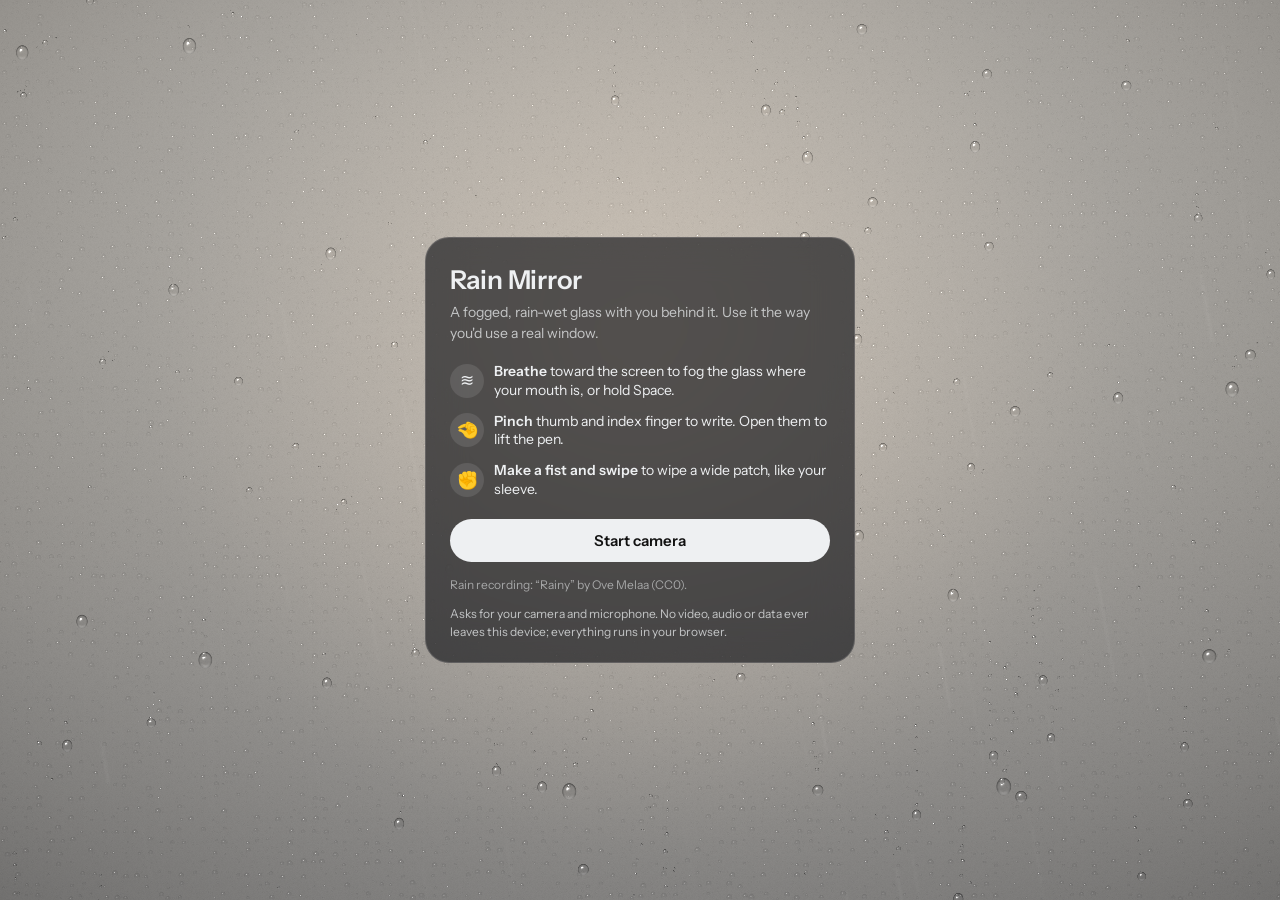
<file: rain-mirror/index.html>
<!doctype html>
<html lang="en">
<head>
<meta charset="utf-8">
<meta name="viewport" content="width=device-width,initial-scale=1,viewport-fit=cover">
<title>Rain Mirror</title>
<meta name="description" content="A fogged, rain-wet mirror over your webcam. Breathe to fog it, pinch to write, make a fist to wipe.">
<style>body{margin:0}[hidden]{display:none!important}</style>
</head>
<body>
<link rel="preconnect" href="https://fonts.googleapis.com">
<link rel="stylesheet" href="https://fonts.googleapis.com/css2?family=Instrument+Sans:wght@400;500;600&display=swap">
<style>
/* Layout: one full-bleed WebGL glass over the live camera; an intro card to start, then a small frosted control pill at the bottom. Single dark look by design. */
:root{
  --night:#0b0c0e;
  --ink:#eef0f2;
  --ink-dim:rgba(238,240,242,.74);
  --pill:rgba(16,18,22,.64);
  --line:rgba(255,255,255,.15);
  --on:rgba(255,255,255,.2);
  --breath:#bfe3ff;
  --focus:#a9d6ff;
  --ui:"Instrument Sans", ui-sans-serif, system-ui, -apple-system, "Segoe UI", sans-serif;
  color-scheme:dark;
}
html,body{height:100%;background:var(--night);color:var(--ink);overflow:hidden;font-family:var(--ui)}
canvas{position:fixed;inset:0;width:100%;height:100%;display:block}
#glass{touch-action:none;
  cursor:url("data:image/svg+xml,%3Csvg xmlns='http://www.w3.org/2000/svg' width='26' height='26'%3E%3Ccircle cx='13' cy='13' r='10' fill='none' stroke='white' stroke-opacity='.5' stroke-width='1.4'/%3E%3C/svg%3E") 13 13, crosshair}
#ui{pointer-events:none}
.hint{position:fixed;left:0;right:0;top:44%;margin:0;padding-inline:16px;text-align:center;pointer-events:none;
  font-size:12px;letter-spacing:.3em;text-transform:uppercase;color:var(--ink-dim);transition:opacity 1.4s ease}
.hint.gone{opacity:0}

.intro{position:fixed;inset:0;display:grid;place-items:center;padding-inline:16px;pointer-events:none}
.card{pointer-events:auto;width:min(380px,100%);padding:26px 24px 22px;border-radius:24px;background:var(--pill);border:1px solid var(--line);
  -webkit-backdrop-filter:blur(18px) saturate(1.2);backdrop-filter:blur(18px) saturate(1.2)}
.card h1{margin:0 0 6px;font-size:26px;font-weight:600;letter-spacing:-.01em;text-wrap:balance}
.card .sub{margin:0 0 18px;color:var(--ink-dim);font-size:14px;line-height:1.5}
.how{list-style:none;margin:0 0 20px;padding:0;display:grid;gap:12px}
.how li{display:grid;grid-template-columns:34px 1fr;gap:10px;align-items:center;font-size:14px;line-height:1.35}
.how .g{width:34px;height:34px;border-radius:50%;display:grid;place-items:center;background:rgba(255,255,255,.1);font-size:17px}
.how b{font-weight:600}
.start{width:100%;font:600 15px/1 var(--ui);color:#111;background:var(--ink);border:0;border-radius:999px;padding:14px 18px;cursor:pointer}
.note{margin:12px 0 0;font-size:12px;line-height:1.45;color:var(--ink-dim)}
.note.err{color:#ffd2c2}
.note.credit{margin-top:14px;opacity:.75}

.bar{position:fixed;left:50%;transform:translateX(-50%);bottom:calc(14px + env(safe-area-inset-bottom,0px));
  display:flex;flex-wrap:wrap;justify-content:center;align-items:center;gap:4px;max-width:calc(100% - 32px);
  padding:5px;border-radius:22px;background:var(--pill);border:1px solid var(--line);
  -webkit-backdrop-filter:blur(14px) saturate(1.3);backdrop-filter:blur(14px) saturate(1.3);transition:opacity .6s ease}
.bar.quiet{opacity:.22}
.bar:hover,.bar:focus-within{opacity:1}
button{font:500 13px/1 var(--ui);color:var(--ink);background:transparent;border:0;border-radius:999px;padding:10px 14px;cursor:pointer}
button[aria-pressed="true"]{background:var(--on)}
.bar button:hover{background:rgba(255,255,255,.1)}
button:focus-visible,input:focus-visible{outline:2px solid var(--focus);outline-offset:2px}
.rain{display:flex;align-items:center;gap:8px;padding:0 10px;font-size:13px;color:var(--ink-dim)}
.rain input{width:84px;accent-color:var(--ink)}
.sep{width:1px;height:20px;background:var(--line)}
.meter{display:flex;align-items:center;gap:7px;padding:10px 12px;font-size:12px;color:var(--ink-dim)}
.meter[aria-pressed="false"]{background:transparent;opacity:.45}
.meter[aria-pressed="false"] .fill{width:0!important}
.meter[aria-pressed="true"]{background:transparent}
.meter .track{width:38px;height:4px;border-radius:2px;background:rgba(255,255,255,.15);overflow:hidden}
.meter .fill{display:block;height:100%;width:0;background:var(--ink-dim);border-radius:2px;transition:width .08s linear}
.meter.on{color:var(--breath)}
.meter.on .fill{background:var(--breath)}
.status{position:fixed;left:0;right:0;top:calc(14px + env(safe-area-inset-top,0px));text-align:center;pointer-events:none;padding-inline:16px}
.status span{display:inline-block;font-size:12px;padding:7px 12px;border-radius:999px;background:var(--pill);border:1px solid var(--line);
  -webkit-backdrop-filter:blur(12px);backdrop-filter:blur(12px);color:var(--ink-dim);transition:opacity .8s}
.status span:empty{opacity:0}
.brushpill{position:fixed;left:16px;bottom:calc(14px + env(safe-area-inset-bottom,0px));display:flex;align-items:center;gap:10px;
  padding:9px 14px;border-radius:999px;background:rgba(255,255,255,.12);border:1px solid rgba(255,255,255,.32);
  -webkit-backdrop-filter:blur(14px) saturate(1.3);backdrop-filter:blur(14px) saturate(1.3);font-size:13px;color:var(--ink)}
.brushpill input{width:96px;accent-color:#fff}
@media (max-width:760px){.bar{bottom:calc(72px + env(safe-area-inset-bottom,0px))}}
@media (max-width:420px){.sep{display:none}.rain input{width:64px}}
@media (prefers-reduced-motion:reduce){.hint,.bar,.status span{transition:none}}
</style>

<canvas id="glass" aria-label="A fogged, rain-wet mirror showing your camera. Breathe on it to fog it; pinch or touch to write; open your hand to wipe."></canvas>
<canvas id="ui"></canvas>
<div class="status" aria-live="polite"><span id="status"></span></div>

<div class="intro" id="intro">
  <div class="card">
    <h1>Rain Mirror</h1>
    <p class="sub">A fogged, rain-wet glass with you behind it. Use it the way you'd use a real window.</p>
    <ul class="how">
      <li><span class="g" aria-hidden="true">≋</span><span><b>Breathe</b> toward the screen to fog the glass where your mouth is, or hold Space.</span></li>
      <li><span class="g" aria-hidden="true">🤏</span><span><b>Pinch</b> thumb and index finger to write. Open them to lift the pen.</span></li>
      <li><span class="g" aria-hidden="true">✊</span><span><b>Make a fist and swipe</b> to wipe a wide patch, like your sleeve.</span></li>
    </ul>
    <button class="start" id="start">Start camera</button>
    <p class="note credit">Rain recording: “Rainy” by Ove Melaa (CC0).</p>
    <p class="note" id="note">Asks for your camera and microphone. No video, audio or data ever leaves this device; everything runs in your browser.</p>
  </div>
</div>

<label class="brushpill" id="brushPill" for="brush" hidden><span>brush</span><input id="brush" type="range" min="7" max="38" value="15"></label>
<div class="bar" id="bar" hidden>
  <button class="meter" id="meter" aria-pressed="true" title="Breathe on the glass to fog it. Tap to turn off."><span>Breath</span><span class="track"><i class="fill" id="meterFill"></i></span></button>
  <span class="sep"></span>
  <label class="rain" for="rain">Rain <input id="rain" type="range" min="0" max="1" step="0.01" value="0.6"></label>
  <span class="sep"></span>
  <button id="reset" title="Fresh glass, default rain and brush">Reset</button>
  <button id="sound" aria-pressed="false">Sound</button>
</div>

<script>
(() => {
'use strict';
const TAU = Math.PI * 2, rnd = Math.random;
const clamp = (v, a, b) => v < a ? a : v > b ? b : v;
const mk = (w, h) => { const c = document.createElement('canvas'); c.width = Math.max(1, Math.round(w)); c.height = Math.max(1, Math.round(h)); return c; };

const cv = document.getElementById('glass'), uiCv = document.getElementById('ui'), ui = uiCv.getContext('2d');
const bar = document.getElementById('bar'), statusEl = document.getElementById('status');
const intro = document.getElementById('intro'), note = document.getElementById('note');
const meter = document.getElementById('meter'), meterFill = document.getElementById('meterFill');

let rain = 0.6;
try { const s = JSON.parse(localStorage.getItem('rain-mirror') || '{}'); if (typeof s.rain === 'number') rain = s.rain; } catch (e) {}
const save = () => { try { localStorage.setItem('rain-mirror', JSON.stringify({ rain })); } catch (e) {} };

const FOG_START = .82;     // fog on load: thick enough that your writing reads as clear glass
const FOG_RATE = .12;      // how much each breath puff adds: lower = fog builds up more slowly
const VISION = 'https://cdn.jsdelivr.net/npm/@mediapipe/tasks-vision@0.10.14';
const HAND_MODEL = 'https://storage.googleapis.com/mediapipe-models/hand_landmarker/hand_landmarker/float16/1/hand_landmarker.task';
const FACE_MODEL = 'https://storage.googleapis.com/mediapipe-models/face_detector/blaze_face_short_range/float16/1/blaze_face_short_range.tflite';

let W, H, dpr, FD, fw, fh, ws;
let mask, mc, water, wc, b1, b1c, b2, b2c, place, brush, soft, blob, dropSprites = [];
let streakCv, sc, streaks = [], gust = .5, gustT = .5, gustNext = 4;
let brushCss = 15, spaceHeld = false, saveReq = false, stream = null;
let video = null, handLm = null, faceDet = null, lastVT = -1, faceN = 0, maskDirty = true, placeUploaded = false;
let drops = [], beads = [], drips = [], pending = [];
let lastWrite = -999, now = 0, last = 0, refogAcc = 0, spawnAcc = 0, manualFog = 0;
const mouth = { x: 0, y: 0, set: false };
const strokes = new Map(), hands = new Map();

const setStatus = (t, ms) => { statusEl.textContent = t; if (ms) setTimeout(() => { if (statusEl.textContent === t) statusEl.textContent = ''; }, ms); };

/* ================= GPU renderer ================= */
const gl = cv.getContext('webgl', { antialias: false, alpha: false, premultipliedAlpha: false, preserveDrawingBuffer: false });
const VS = `attribute vec2 p; void main(){ gl_Position = vec4(p, 0., 1.); }`;
const FS = `
#ifdef GL_FRAGMENT_PRECISION_HIGH
precision highp float;
#else
precision mediump float;
#endif
uniform sampler2D uVideo, uBlur, uMask, uWater, uStreak;
uniform vec2 uRes, uScale, uBlurTexel, uMaskTexel;
uniform float uMirror, uDpr;

float hash(vec2 p){ p = fract(p * vec2(123.34, 456.21)); p += dot(p, p + 45.32); return fract(p.x * p.y); }

// the reflection, crisp (what you see through clear glass and through water)
vec3 sharp(vec2 s){
  vec2 v = s; if (uMirror > .5) v.x = 1. - v.x;
  v = (v - .5) * uScale + .5;
  return texture2D(uVideo, clamp(v, .001, .999)).rgb;
}
// the reflection, heavily diffused (what light does passing through condensation)
vec3 soft(vec2 uv){
  vec2 t = uBlurTexel * 2.;
  vec3 c = texture2D(uBlur, uv).rgb * .2;
  c += texture2D(uBlur, uv + vec2( t.x, 0.)).rgb * .1;
  c += texture2D(uBlur, uv + vec2(-t.x, 0.)).rgb * .1;
  c += texture2D(uBlur, uv + vec2(0.,  t.y)).rgb * .1;
  c += texture2D(uBlur, uv + vec2(0., -t.y)).rgb * .1;
  c += texture2D(uBlur, uv + t).rgb * .1;
  c += texture2D(uBlur, uv - t).rgb * .1;
  c += texture2D(uBlur, uv + vec2(t.x, -t.y)).rgb * .1;
  c += texture2D(uBlur, uv + vec2(-t.x, t.y)).rgb * .1;
  return c;
}
// one tiny condensation droplet per grid cell (some cells empty)
float micro(vec2 uv, float cellPx, float seed, float fill, out vec2 d){
  vec2 p = uv * uRes / (cellPx * uDpr);
  vec2 cell = floor(p), f = fract(p);
  float on = step(1. - fill, hash(cell + seed));
  vec2 c = vec2(.25 + .5 * hash(cell + seed + 1.7), .25 + .5 * hash(cell + seed + 4.3));
  float rr = .1 + .22 * hash(cell + seed + 8.9);
  d = (f - c) / rr;
  return on * (1. - smoothstep(.7, 1., length(d)));
}
vec3 shadeDrop(vec3 base, vec2 n){
  float nl = length(n);
  base *= 1. - .55 * smoothstep(.5, 1., nl) * (.55 + .45 * clamp(-n.y, 0., 1.));  // dark rim, heavier on top
  base += .2 * smoothstep(.2, .95, n.y) * (1. - smoothstep(.88, 1., nl));        // light focused into the bottom
  vec3 N = normalize(vec3(n * 1.5, sqrt(max(0., 1. - nl * nl))));
  vec3 Hh = normalize(vec3(-.35, -.55, .76) + vec3(0., 0., 1.));
  base += pow(max(dot(N, Hh), 0.), 70.) * .95;                                    // specular glint
  return base;
}

void main(){
  vec2 uv = vec2(gl_FragCoord.x / uRes.x, 1. - gl_FragCoord.y / uRes.y);

  // fog amount, and its slope (where a finger pushed water into a ridge)
  float fog = texture2D(uMask, uv).a;
  vec2 mt = uMaskTexel * 1.5;
  vec2 g = vec2(texture2D(uMask, uv + vec2(mt.x, 0.)).a - texture2D(uMask, uv - vec2(mt.x, 0.)).a,
                texture2D(uMask, uv + vec2(0., mt.y)).a - texture2D(uMask, uv - vec2(0., mt.y)).a);
  float ridge = clamp(length(g) * 1.6, 0., 1.);

  vec3 clear = sharp(uv - g * .006) * .97 + .015;
  float sk = texture2D(uStreak, uv).a;
  float cl = dot(clear, vec3(.299, .587, .114));
  clear += sk * (.42 - .62 * cl);                     // rain beyond the glass: bright against dark, greyish against bright

  // condensation: diffused, milky, slightly desaturated, made of grain and droplets
  vec3 b = soft(uv) + sk * .06;
  float lum = dot(b, vec3(.299, .587, .114));
  vec3 fogCol = mix(b * 1.18, vec3(.949, .933, .906), .62);   // blurred view, brightened, mixed with warm white   // milkier: more light scattered, less of the scene
  fogCol = mix(fogCol, vec3(dot(fogCol, vec3(.3333))), .1);
  fogCol += (hash(floor(uv * uRes / max(1., uDpr))) - .5) * .02;

  vec2 d1; float m1 = micro(uv, 11., 0., .55, d1);
  vec2 d2; float m2 = micro(uv, 5., 31., .7, d2);
  vec3 m1c = shadeDrop(mix(sharp(uv - d1 * 6. * uDpr / uRes), fogCol, .85) * 1.03, d1 * .9);
  fogCol = mix(fogCol, m1c, m1 * .45);
  fogCol = mix(fogCol, fogCol * .86 + .12 * (1. - smoothstep(.2, .9, length(d2))), m2 * .3);

  vec3 col = mix(clear, fogCol, fog);
  col = mix(col, col * .9 + .06, ridge * .5);   // a thin wet ridge where the fog was pushed aside

  // water drops and beads: each one is a little lens showing the world upside down
  vec4 w = texture2D(uWater, uv);
  if (w.a > .004) {
    vec3 wd = w.rgb / w.a;
    vec2 n = (wd.rg - .5) * 2.;
    float rpx = (wd.b * 255. + 1.) / 32. * 2.5 * uDpr;
    vec3 dc = mix(sharp(uv - n * rpx * 3. / uRes) * 1.06, fogCol * 1.04, fog * .85);
    dc = shadeDrop(dc, n);
    col = mix(col, dc, clamp(w.a, 0., 1.));
  }

  vec2 q = uv - .5;
  col *= 1. - .28 * pow(length(q) * 1.25, 2.4);
  gl_FragColor = vec4(col, 1.);
}`;

let prog, loc = {}, tex = {};
function initGL() {
  const sh = (type, src) => { const s = gl.createShader(type); gl.shaderSource(s, src); gl.compileShader(s); if (!gl.getShaderParameter(s, gl.COMPILE_STATUS)) throw new Error(gl.getShaderInfoLog(s)); return s; };
  prog = gl.createProgram();
  gl.attachShader(prog, sh(gl.VERTEX_SHADER, VS)); gl.attachShader(prog, sh(gl.FRAGMENT_SHADER, FS));
  gl.linkProgram(prog); if (!gl.getProgramParameter(prog, gl.LINK_STATUS)) throw new Error(gl.getProgramInfoLog(prog));
  gl.useProgram(prog);
  const buf = gl.createBuffer(); gl.bindBuffer(gl.ARRAY_BUFFER, buf);
  gl.bufferData(gl.ARRAY_BUFFER, new Float32Array([-1, -1, 1, -1, -1, 1, 1, 1]), gl.STATIC_DRAW);
  const pl = gl.getAttribLocation(prog, 'p'); gl.enableVertexAttribArray(pl); gl.vertexAttribPointer(pl, 2, gl.FLOAT, false, 0, 0);
  for (const n of ['uVideo', 'uBlur', 'uMask', 'uWater', 'uStreak', 'uRes', 'uScale', 'uBlurTexel', 'uMaskTexel', 'uMirror', 'uDpr']) loc[n] = gl.getUniformLocation(prog, n);
  ['uVideo', 'uBlur', 'uMask', 'uWater', 'uStreak'].forEach((n, i) => {
    const t = gl.createTexture(); gl.activeTexture(gl.TEXTURE0 + i); gl.bindTexture(gl.TEXTURE_2D, t);
    gl.texParameteri(gl.TEXTURE_2D, gl.TEXTURE_WRAP_S, gl.CLAMP_TO_EDGE); gl.texParameteri(gl.TEXTURE_2D, gl.TEXTURE_WRAP_T, gl.CLAMP_TO_EDGE);
    gl.texParameteri(gl.TEXTURE_2D, gl.TEXTURE_MIN_FILTER, gl.LINEAR); gl.texParameteri(gl.TEXTURE_2D, gl.TEXTURE_MAG_FILTER, gl.LINEAR);
    gl.texImage2D(gl.TEXTURE_2D, 0, gl.RGBA, 1, 1, 0, gl.RGBA, gl.UNSIGNED_BYTE, new Uint8Array([0, 0, 0, 0]));
    gl.uniform1i(loc[n], i); tex[n] = { t, unit: i };
  });
  gl.pixelStorei(gl.UNPACK_PREMULTIPLY_ALPHA_WEBGL, true);   // water and fog are drawn with soft edges; keep them premultiplied
}
function upload(name, src) { const x = tex[name]; gl.activeTexture(gl.TEXTURE0 + x.unit); gl.bindTexture(gl.TEXTURE_2D, x.t); gl.texImage2D(gl.TEXTURE_2D, 0, gl.RGBA, gl.RGBA, gl.UNSIGNED_BYTE, src); }

/* ================= sprites ================= */
function buildSprites() {
  // drop "normal map" sprites: RG = surface slope, B = size bucket, A = coverage.
  // Drops on glass are flatter than spheres, so the slope stays gentle in the middle and steepens at the edge.
  const S = 48;
  for (let k = 0; k < 8; k++) {
    const c = mk(S, S), x = c.getContext('2d'), id = x.createImageData(S, S), D = id.data;
    for (let py = 0; py < S; py++) for (let px = 0; px < S; px++) {
      const dx = (px + .5 - S / 2) / (S / 2 - 1), dy = (py + .5 - S / 2) / (S / 2 - 1), d = Math.hypot(dx, dy), i = (py * S + px) * 4;
      if (d >= 1) continue;
      const prof = Math.pow(d, 1.6), nx = d > 0 ? dx / d * prof : 0, ny = d > 0 ? dy / d * prof : 0;
      D[i] = 128 + 127 * nx; D[i + 1] = 128 + 127 * ny; D[i + 2] = (k + 1) * 32 - 1; D[i + 3] = 255 * clamp((1 - d) * 12, 0, 1);
    }
    x.putImageData(id, 0, 0); dropSprites.push(c);
  }
  brush = mk(64, 64); const b = brush.getContext('2d');
  let g = b.createRadialGradient(32, 32, 0, 32, 32, 32);
  g.addColorStop(0, '#fff'); g.addColorStop(.6, '#fff'); g.addColorStop(.85, 'rgba(255,255,255,.6)'); g.addColorStop(1, 'rgba(255,255,255,0)');
  b.fillStyle = g; b.fillRect(0, 0, 64, 64);

  // fist wipe: one soft radial gradient
  soft = mk(64, 64); const sp = soft.getContext('2d');
  g = sp.createRadialGradient(32, 32, 0, 32, 32, 32);
  g.addColorStop(0, '#fff'); g.addColorStop(.35, 'rgba(255,255,255,.9)'); g.addColorStop(1, 'rgba(255,255,255,0)');
  sp.fillStyle = g; sp.fillRect(0, 0, 64, 64);
  // breath blob: its softness is 0.6 of its radius
  blob = mk(64, 64); const bp = blob.getContext('2d');
  g = bp.createRadialGradient(32, 32, 0, 32, 32, 32);
  g.addColorStop(0, '#fff'); g.addColorStop(.4, 'rgba(255,255,255,.75)'); g.addColorStop(1, 'rgba(255,255,255,0)');
  bp.fillStyle = g; bp.fillRect(0, 0, 64, 64);
}
function buildPlaceholder() {
  place = mk(W / 4, H / 4); const s = place.getContext('2d'), w = place.width, h = place.height;
  const g = s.createLinearGradient(0, 0, 0, h);
  g.addColorStop(0, '#77736d'); g.addColorStop(.55, '#4a4845'); g.addColorStop(1, '#232427');
  s.fillStyle = g; s.fillRect(0, 0, w, h);
  const rg = s.createRadialGradient(w * .5, h * .4, 0, w * .5, h * .4, Math.min(w, h) * .55);
  rg.addColorStop(0, 'rgba(255,214,170,0.35)'); rg.addColorStop(1, 'rgba(255,214,170,0)');
  s.fillStyle = rg; s.fillRect(0, 0, w, h);
  placeUploaded = false;
}

/* ================= layout ================= */
function resize() {
  const cw = innerWidth, ch = innerHeight, oldW = W, oldMask = mask;
  dpr = Math.min(window.devicePixelRatio || 1, 2);
  if (cw * ch * dpr * dpr > 3.6e6) dpr = Math.sqrt(3.6e6 / (cw * ch));
  W = Math.round(cw * dpr); H = Math.round(ch * dpr);
  cv.width = W; cv.height = H; uiCv.width = W; uiCv.height = H;
  if (gl) gl.viewport(0, 0, W, H);
  ws = Math.min(1, 1.25 / dpr);                       // water map at about screen-point resolution
  water = mk(W * ws, H * ws); wc = water.getContext('2d');
  FD = dpr * 1.25; fw = Math.ceil(W / FD); fh = Math.ceil(H / FD);
  mask = mk(fw, fh); mc = mask.getContext('2d');
  if (oldMask) mc.drawImage(oldMask, 0, 0, fw, fh); else { mc.fillStyle = `rgba(255,255,255,${FOG_START})`; mc.fillRect(0, 0, fw, fh); }
  maskDirty = true;
  streakCv = mk(W / 2, H / 2); sc = streakCv.getContext('2d');
  b1 = mk(W / 10, H / 10); b1c = b1.getContext('2d');
  b2 = mk(W / 26, H / 26); b2c = b2.getContext('2d');
  if (oldW) { const k = W / oldW; for (const arr of [drops, beads, drips]) for (const d of arr) { d.x *= k; d.y *= k; d.r *= k; } }
  if (!mouth.set) { mouth.x = W / 2; mouth.y = H * .62; mouth.set = true; }
  buildPlaceholder();
}

function videoReady() { return video && video.readyState >= 2 && video.videoWidth; }
function drawCover(c, w, h) {
  if (!videoReady()) { c.drawImage(place, 0, 0, w, h); return; }
  const vw = video.videoWidth, vh = video.videoHeight, k = Math.max(w / vw, h / vh), dw = vw * k, dh = vh * k;
  c.save(); c.translate(w, 0); c.scale(-1, 1); c.drawImage(video, (w - dw) / 2, (h - dh) / 2, dw, dh); c.restore();
}
// camera-normalized point (0..1) → screen pixels, matching the mirrored cover fit
function mapV(u, v) {
  const vw = video.videoWidth, vh = video.videoHeight, k = Math.max(W / vw, H / vh), dw = vw * k, dh = vh * k;
  return { x: W - ((W - dw) / 2 + u * dw), y: (H - dh) / 2 + v * dh, k };
}

/* ================= water simulation ================= */
const areaK = () => (W * H) / (dpr * dpr) / (1280 * 800);
// rain comes in waves: a gust value drifts toward a new target every few seconds
function updateGust(dt) {
  gustNext -= dt;
  if (gustNext <= 0) { gustT = rnd() < .25 ? .85 + rnd() * .15 : rnd() * .7; gustNext = 5 + rnd() * 12; }
  gust += (gustT - gust) * Math.min(1, dt * .5);
}
const rainNow = () => clamp(rain * (.65 + .7 * gust), 0, 1);
function newStreak(anywhere) {
  return { x: (rnd() * 1.3 - .2) * W, y: anywhere ? rnd() * H : -rnd() * H * .4, len: (30 + rnd() * 90) * dpr,
           v: (1300 + rnd() * 1000) * dpr, a: .08 + rnd() * .24, w: (.8 + rnd() * 2.2) * dpr };
}
function updateStreaks(dt) {
  const want = Math.round((rain < .02 ? 0 : 8 + 150 * rainNow()) * areaK());
  while (streaks.length < want) streaks.push(newStreak(true));
  if (streaks.length > want) streaks.length = want;
  const wind = .1 + gust * .14;
  sc.setTransform(1, 0, 0, 1, 0, 0); sc.clearRect(0, 0, streakCv.width, streakCv.height);
  sc.setTransform(.5, 0, 0, .5, 0, 0); sc.strokeStyle = '#fff'; sc.lineCap = 'round';
  for (const s of streaks) {
    s.y += s.v * dt; s.x += s.v * wind * dt;
    if (s.y - s.len > H) Object.assign(s, newStreak(false));
    sc.globalAlpha = s.a; sc.lineWidth = s.w;
    sc.beginPath(); sc.moveTo(s.x - s.len * wind, s.y - s.len); sc.lineTo(s.x, s.y); sc.stroke();
  }
  sc.globalAlpha = 1;
}
const targetDrops = () => Math.min(1600, (15 + 760 * rain * rain + 140 * rain) * areaK());
// when the slider moves, the glass changes right away instead of drifting there
function applyRain() {
  const t = targetDrops();
  if (drops.length > t) { for (let i = drops.length - 1; i >= 0 && drops.length > t; i--) if (!drops[i].slide || rnd() < .3) drops.splice(i, 1); }
  else { let n = Math.min(400, t - drops.length); while (n-- > 0) spawnRain(); }
}
function spawnRain() {
  const x = rnd() * W, y = rnd() * H, r = (1 + Math.pow(rnd(), 2.6 - rain) * (3.5 + 3.5 * rain)) * dpr;
  for (const o of drops) {
    const dx = o.x - x, dy = o.y - y, rr = o.r + r;
    if (dx * dx + dy * dy < rr * rr) { o.r = Math.min(Math.sqrt(o.r * o.r + r * r), 11 * dpr); if (o.r > 4.6 * dpr && !o.slide) startSlide(o); return; }
  }
  const d = { x, y, r, slide: false, vy: 0, stall: 0, trail: 0 };
  if (r > 4.6 * dpr && rnd() < .5) startSlide(d);
  drops.push(d);
  // an impact throws a few tiny satellite droplets
  if (r > 2.4 * dpr && rnd() < .55) {
    for (let i = 0, n = 2 + (rnd() * 4 | 0); i < n; i++) {
      const a = rnd() * TAU, dd = r * (1.6 + rnd() * 2.2);
      drops.push({ x: x + Math.cos(a) * dd, y: y + Math.sin(a) * dd * .8, r: (.5 + rnd() * .7) * dpr, slide: false, vy: 0, stall: 0, trail: 0 });
    }
  }
}
function startSlide(d) { d.slide = true; d.vy = 0; d.stall = rnd() * .8; d.trail = d.r; d.wx = (rnd() - .5) * .3; }
function updateRain(dt) {
  const k = areaK(), rate = (rain < .02 ? 0 : 1 + 110 * rainNow()) * k, maxD = targetDrops();
  spawnAcc += dt * rate;
  while (spawnAcc >= 1) { spawnAcc--; spawnRain(); }
  const add = [];
  for (const d of drops) {
    if (!d.slide || d.dead) continue;
    if (d.stall > 0) { d.stall -= dt; continue; }
    d.vy = Math.min(d.vy + 500 * dpr * dt, (30 + (d.r / dpr) * 20) * dpr);
    d.wx = clamp((d.wx || 0) + (rnd() - .5) * dt * 2.4, -.35, .35);
    const dy = d.vy * dt; d.y += dy; d.x += d.wx * dy + (rnd() - .5) * .2 * dpr;
    if (rnd() < dt * 1.4) { d.stall = rnd() * .35; d.vy *= .2; }
    d.trail -= dy;
    if (d.trail <= 0) { add.push({ x: d.x + (rnd() - .5) * d.r * .4, y: d.y - d.r * .9, r: d.r * (.18 + rnd() * .22), slide: false }); d.r *= .985; d.trail = d.r * (1 + rnd() * 2); }
    for (const o of drops) {
      if (o === d || o.dead) continue;
      const dx = o.x - d.x, ddy = o.y - d.y, rr = d.r + o.r * .8;
      if (dx * dx + ddy * ddy < rr * rr) { d.r = Math.min(Math.sqrt(d.r * d.r + o.r * o.r), 11 * dpr); o.dead = true; }
    }
    if (d.r < 3.4 * dpr) d.slide = false;
  }
  drops = drops.filter(d => !d.dead && d.y - d.r < H);
  for (const a of add) drops.push(a);
  let over = drops.length - maxD;
  for (let i = 0; over > 0 && i < drops.length; i++) if (!drops[i].slide) { drops.splice(i, 1); i--; over--; }
}

/* fog mask: white = fogged. Wiping SUBTRACTS from it (destination-out); breath adds to it. */
function wipeLine(x0, y0, x1, y1, r, a) {
  const fr = r / FD, X0 = x0 / FD, Y0 = y0 / FD, X1 = x1 / FD, Y1 = y1 / FD;
  const dist = Math.hypot(X1 - X0, Y1 - Y0);
  const jump = dist > fw * .3;                       // a re-acquired hand, not a stroke: never paint a streak across the mirror
  const steps = jump ? 0 : Math.min(40, Math.ceil(dist / (fr * .3)));
  mc.globalCompositeOperation = 'destination-out'; mc.globalAlpha = a;
  for (let i = 0; i <= steps; i++) { const t = steps ? i / steps : 1; mc.drawImage(brush, X0 + (X1 - X0) * t - fr, Y0 + (Y1 - Y0) * t - fr, 2 * fr, 2 * fr); }
  mc.globalAlpha = 1; mc.globalCompositeOperation = 'source-over'; maskDirty = true;
}
function stampSoft(x, y, r, a) {
  const R = r / FD;
  mc.globalCompositeOperation = 'destination-out'; mc.globalAlpha = a;
  mc.drawImage(soft, x / FD - R, y / FD - R, 2 * R, 2 * R);
  mc.globalAlpha = 1; mc.globalCompositeOperation = 'source-over'; maskDirty = true;
}
function breathBlob(x, y, r, a) {
  const R = r / FD;
  mc.globalCompositeOperation = 'source-over'; mc.globalAlpha = clamp(a, 0, 1);
  mc.drawImage(blob, x / FD - R, y / FD - R, 2 * R, 2 * R);
  mc.globalAlpha = 1; maskDirty = true;
}
function resetFog() {
  mc.globalCompositeOperation = 'source-over'; mc.clearRect(0, 0, fw, fh);
  mc.fillStyle = `rgba(255,255,255,${FOG_START})`; mc.fillRect(0, 0, fw, fh); maskDirty = true;
}

function newStroke(x, y, r) { return { x, y, cx: x, cy: y, r, water: 0, need: 60 + rnd() * 120 }; }
function moveStroke(st, x, y, speedDt) {
  const dx = x - st.x, dy = y - st.y, dist = Math.hypot(dx, dy);
  if (dist < .5) return;
  if (dist > W * .3) { st.x = x; st.y = y; return; }
  wipeLine(st.x, st.y, x, y, st.r, .97); lastWrite = now;
  // water pushed aside beads up along both edges of the stroke
  const nx = -dy / dist, ny = dx / dist, n = dist / (5 * dpr) * Math.min(1, 14 * dpr / st.r);
  for (let i = 0; i < n; i++) {
    if (rnd() > .6) continue;
    const t = rnd(), px = st.x + dx * t, py = st.y + dy * t, side = rnd() < .5 ? -1 : 1;
    if (rnd() < .82) { const off = st.r * (.85 + rnd() * .3); beads.push({ x: px + nx * off * side, y: py + ny * off * side, r: (.9 + Math.pow(rnd(), 2) * 2.6) * dpr, born: now }); }
    else beads.push({ x: px + nx * st.r * rnd() * .7 * side, y: py + ny * st.r * rnd() * .7 * side, r: (.7 + rnd() * .8) * dpr, born: now });
  }
  // and it collects until gravity wins: a drip runs down from the stroke
  st.water += dist / dpr * (st.r / (11 * dpr));
  if (st.water > st.need) {
    pending.push({ t: now + .6 + rnd() * 3.2, x: x + (rnd() - .5) * st.r * .6, y: y + st.r * .72, r: (2.4 + rnd() * 1.6) * dpr });
    st.water = 0; st.need = 70 + rnd() * 170;
  }
  st.x = x; st.y = y;
}
// curve through the midpoint of each pair of points, so corners come out round instead of angular
function curveTo(st, x, y, dt) {
  const ex = (st.cx + x) / 2, ey = (st.cy + y) / 2, sx = st.x, sy = st.y;
  const len = Math.hypot(st.cx - sx, st.cy - sy) + Math.hypot(ex - st.cx, ey - st.cy);
  const n = Math.max(1, Math.min(24, Math.ceil(len / (3 * dpr))));
  for (let i = 1; i <= n; i++) { const t = i / n, u = 1 - t; moveStroke(st, u * u * sx + 2 * u * t * st.cx + t * t * ex, u * u * sy + 2 * u * t * st.cy + t * t * ey, dt / n); }
  st.cx = x; st.cy = y;
}
function endStroke(st) {
  if (!st || st.r == null) return;
  moveStroke(st, st.cx, st.cy, 0);
  if (st.water > 30 && rnd() < .5) pending.push({ t: now + .8 + rnd() * 2.5, x: st.x, y: st.y + st.r * .72, r: (2.2 + rnd() * 1.2) * dpr });
}
function updateWater(dt) {
  for (let i = pending.length - 1; i >= 0; i--) {
    const p = pending[i];
    if (now >= p.t) { drips.push({ x: p.x, y: p.y, r: p.r, v: (22 + rnd() * 60) * dpr, left: (60 + rnd() * rnd() * 560) * dpr, stall: 0, trail: p.r * 3, ph: rnd() * 9 }); pending.splice(i, 1); }
  }
  for (const d of drips) {
    if (d.stall > 0) { d.stall -= dt; continue; }
    const dy = d.v * (.55 + .45 * Math.sin(now * 6 + d.ph)) * dt, ox = d.x, oy = d.y;
    d.y += dy; d.x += (rnd() - .5) * .45 * dpr; d.left -= dy;
    wipeLine(ox, oy, d.x, d.y, d.r * .85, .92);
    if (rnd() < dt * .7) d.stall = .1 + rnd() * .8;
    d.trail -= dy;
    if (d.trail < 0) { beads.push({ x: d.x + (rnd() - .5) * d.r, y: d.y - d.r * 1.3, r: d.r * (.25 + rnd() * .25), born: now }); d.trail = d.r * (2 + rnd() * 5); }
    if (d.left <= 0 || d.y > H + 20) { d.dead = true; beads.push({ x: d.x, y: d.y, r: d.r * .9, born: now }); }
  }
  drips = drips.filter(d => !d.dead);
  beads = beads.filter(b => now - b.born < 90);
  if (beads.length > 1800) beads.splice(0, beads.length - 1800);
}
const gauss = () => (rnd() + rnd() + rnd() - 1.5) / 1.5;
let fogTick = 0;
function updateFog(dt) {
  const b = Math.max(breath.level, spaceHeld ? 1 : 0);
  let drawing = strokes.size > 0;
  for (const h of hands.values()) if (h.pen || h.fist) drawing = true;
  if (drawing || b <= 0) return;                  // pause fogging while drawing, or the line never finishes

  if ((fogTick ^= 1) === 0) return;              // every other frame
  // a breath: 12 soft blobs, a little below the mouth (breath falls), spread wider than tall (it drifts sideways)
  const reach = Math.min(W, H) * .43;
  for (let i = 0; i < 12; i++) {
    const x = mouth.x + gauss() * reach * .32 * 1.45, y = mouth.y + reach * .12 + gauss() * reach * .32;
    breathBlob(x, y, reach * (.14 + rnd() * .16), FOG_RATE * b);
  }
}

function putDrop(x, y, r, stretch, a) {
  if (a <= 0) return;
  const k = clamp(Math.round(r / dpr / 2.5) - 1, 0, 7);
  wc.globalAlpha = a;
  wc.drawImage(dropSprites[k], x - r, y - r * (2 * stretch - 1), 2 * r, 2 * r * stretch);
}
function drawWater() {
  wc.setTransform(1, 0, 0, 1, 0, 0); wc.clearRect(0, 0, water.width, water.height);
  wc.setTransform(ws, 0, 0, ws, 0, 0);
  for (const d of drops) putDrop(d.x, d.y, d.r, d.slide && d.stall <= 0 ? 1.18 : 1, 1);
  for (const b of beads) { const age = now - b.born; putDrop(b.x, b.y, b.r, 1, age > 70 ? 1 - (age - 70) / 20 : 1); }
  for (const d of drips) putDrop(d.x, d.y, d.r, 1.25, 1);
  wc.globalAlpha = 1;
}

/* ================= hands ================= */
// distances in camera pixels, so ratios don't change with the video's shape
const D = (a, b) => Math.hypot((a.x - b.x) * video.videoWidth, (a.y - b.y) * video.videoHeight);
const curled = (lm, tip, pip) => D(lm[tip], lm[0]) < D(lm[pip], lm[0]);
const isFist = lm => curled(lm, 8, 6) && curled(lm, 12, 10) && curled(lm, 16, 14) && curled(lm, 20, 18);
const pinchGap = lm => D(lm[4], lm[8]) / (D(lm[0], lm[9]) || 1);   // relative to hand size: same near or far
const brushPx = () => brushCss * dpr;

function handleHands(res) {
  const seen = new Set();
  (res.landmarks || []).forEach((lm, n) => {
    const hd = res.handedness && res.handedness[n] && res.handedness[n][0];
    const key = (hd ? hd.categoryName : 'h') + n;
    seen.add(key);
    let h = hands.get(key);
    if (!h) { h = { pen: false, fist: false, rel: 0, fistN: 0, mode: '' }; hands.set(key, h); }
    h.seen = now;
    const gap = pinchGap(lm), fist = isFist(lm);
    if (!h.pen) {
      // pen down: a clear pinch, and only with the index finger out (in a fist the thumb rests on the index and fakes a pinch)
      if (gap < .22 && !curled(lm, 8, 6) && !fist) { h.pen = true; h.rel = 0; h.snap = true; }
    } else if (gap > .38) {
      if (++h.rel >= 2) { h.pen = false; endStroke(h.stroke); h.stroke = null; }   // two released frames before lifting
    } else h.rel = 0;
    h.fistN = fist && !h.pen ? h.fistN + 1 : 0;
    const wasFist = h.fist; h.fist = h.fistN >= 2;
    if (wasFist && !h.fist) h.wipe = null;

    const P = i => mapV(lm[i].x, lm[i].y);
    let raw;
    if (h.fist) { let sx = 0, sy = 0; for (const i of [0, 5, 9, 13, 17]) { const q = P(i); sx += q.x; sy += q.y; } raw = { x: sx / 5, y: sy / 5 }; }
    else { const a = P(4), b = P(8); raw = { x: (a.x + b.x) / 2, y: (a.y + b.y) / 2 }; }
    const k5 = P(5), k17 = P(17), w0 = P(0), m9 = P(9);
    // hand width: the larger of two measures, because a fist turned side-on flattens the first
    h.wipeR = 1.6 * Math.max(Math.hypot(k5.x - k17.x, k5.y - k17.y), Math.hypot(w0.x - m9.x, w0.y - m9.y));
    const mode = h.fist ? 'fist' : 'pinch';
    if (h.tx == null || mode !== h.mode) { h.tx = raw.x; h.ty = raw.y; h.bx = raw.x; h.by = raw.y; h.sx = raw.x; h.sy = raw.y; h.mode = mode; }
    else { h.tx += (raw.x - h.tx) * .45; h.ty += (raw.y - h.ty) * .45; }   // smoothing pass 1
  });
  // a hand that vanishes for a moment keeps its pen down; only after 250ms is it gone
  for (const [k, h] of hands) if (!seen.has(k) && now - h.seen > .25) { endStroke(h.stroke); hands.delete(k); }
}
// runs every screen frame: the brush chases the smoothed hand (pass 2), the star chases faster
function updatePens(dt) {
  for (const h of hands.values()) {
    if (h.tx == null) continue;
    h.sx += (h.tx - h.sx) * .55; h.sy += (h.ty - h.sy) * .55;
    if (h.snap) { h.bx = h.tx; h.by = h.ty; h.snap = false; }
    h.bx += (h.tx - h.bx) * .22; h.by += (h.ty - h.by) * .22;
    if (h.pen) {
      if (!h.stroke) { h.stroke = newStroke(h.bx, h.by, brushPx()); wipeLine(h.bx, h.by, h.bx, h.by, h.stroke.r, .97); firstWrite(); }
      h.stroke.r = brushPx();
      if (Math.hypot(h.bx - h.stroke.cx, h.by - h.stroke.cy) > W * .0006) curveTo(h.stroke, h.bx, h.by, dt);   // ignore tremor
    } else if (h.fist) {
      // erase per distance travelled, never per frame: one soft stamp every half-radius, at most 40 a frame
      const r = h.wipeR, step = r * .5;
      if (!h.wipe) { h.wipe = { x: h.tx, y: h.ty }; stampSoft(h.tx, h.ty, r, .34); lastWrite = now; continue; }
      const w = h.wipe, dx = h.tx - w.x, dy = h.ty - w.y; let d = Math.hypot(dx, dy);
      if (d > Math.max(W, H) * .3) { w.x = h.tx; w.y = h.ty; stampSoft(w.x, w.y, r, .34); continue; }
      let k = 0;
      while (d >= step && k < 40) { w.x += dx / Math.hypot(dx, dy) * step; w.y += dy / Math.hypot(dx, dy) * step; stampSoft(w.x, w.y, r, .34); d -= step; k++; lastWrite = now; }
    }
  }
}
// a very light marker so you know where the pen is, without covering the glass
function drawHandCursors() {
  ui.clearRect(0, 0, W, H);
  for (const h of hands.values()) {
    if (h.sx == null) continue;
    ui.save();
    if (h.fist) {
      ui.strokeStyle = 'rgba(255,255,255,.12)'; ui.lineWidth = dpr; ui.beginPath(); ui.arc(h.sx, h.sy, h.wipeR, 0, TAU); ui.stroke();
    } else if (h.pen) {
      const g = ui.createRadialGradient(h.sx, h.sy, 0, h.sx, h.sy, 6 * dpr);
      g.addColorStop(0, 'rgba(255,255,255,.55)'); g.addColorStop(1, 'rgba(255,255,255,0)');
      ui.fillStyle = g; ui.beginPath(); ui.arc(h.sx, h.sy, 6 * dpr, 0, TAU); ui.fill();
    } else {
      ui.strokeStyle = 'rgba(255,255,255,.2)'; ui.lineWidth = dpr; ui.beginPath(); ui.arc(h.sx, h.sy, brushPx(), 0, TAU); ui.stroke();
    }
    ui.restore();
  }
}
let visionErr = false;
function runVision() {
  if (!videoReady() || video.currentTime === lastVT) return;
  lastVT = video.currentTime;
  const ts = performance.now();
  try {
    if (handLm) handleHands(handLm.detectForVideo(video, ts));
    if (faceDet && (++faceN % 5 === 0)) {
      const f = faceDet.detectForVideo(video, ts), d = f.detections && f.detections[0];
      if (d && d.keypoints && d.keypoints[3]) {
        const p = mapV(d.keypoints[3].x, d.keypoints[3].y);
        mouth.x += (p.x - mouth.x) * .4; mouth.y += (p.y - mouth.y) * .4;      // trails instead of snapping
      }
    }
  } catch (e) { if (!visionErr) { visionErr = true; console.error(e); } }
}

/* ================= frame ================= */
function frame(t) {
  const dt = last ? Math.min(.05, (t - last) / 1000) : .016; last = t; now += dt;
  readBreath(dt);
  runVision();
  updatePens(dt);
  updateGust(dt); updateStreaks(dt);
  updateFog(dt); updateRain(dt); updateWater(dt); updateAudio(dt);

  drawWater();
  drawCover(b1c, b1.width, b1.height);
  b2c.drawImage(b1, 0, 0, b2.width, b2.height);

  if (videoReady()) {
    upload('uVideo', video);
    const vw = video.videoWidth, vh = video.videoHeight, k = Math.max(W / vw, H / vh);
    gl.uniform2f(loc.uScale, W / (vw * k), H / (vh * k)); gl.uniform1f(loc.uMirror, 1);
  } else {
    if (!placeUploaded) { upload('uVideo', place); placeUploaded = true; }
    gl.uniform2f(loc.uScale, 1, 1); gl.uniform1f(loc.uMirror, 0);
  }
  upload('uBlur', b2);
  if (maskDirty) { upload('uMask', mask); maskDirty = false; }
  upload('uWater', water);
  upload('uStreak', streakCv);
  gl.uniform2f(loc.uRes, W, H);
  gl.uniform2f(loc.uBlurTexel, 1 / b2.width, 1 / b2.height);
  gl.uniform2f(loc.uMaskTexel, 1 / fw, 1 / fh);
  gl.uniform1f(loc.uDpr, dpr);
  gl.drawArrays(gl.TRIANGLE_STRIP, 0, 4);
  if (saveReq) { saveReq = false; savePng(); }

  drawHandCursors();
  requestAnimationFrame(frame);
}

/* ================= touch / mouse ================= */
const pt = e => ({ x: e.clientX * dpr, y: e.clientY * dpr });
let quietTimer = 0, wrote = false;
function firstWrite() {
  bar.classList.add('quiet'); clearTimeout(quietTimer);
  quietTimer = setTimeout(() => bar.classList.remove('quiet'), 2500);
}
cv.addEventListener('pointerdown', e => {
  e.preventDefault(); try { cv.setPointerCapture(e.pointerId); } catch (_) {}
  const p = pt(e), st = newStroke(p.x, p.y, brushPx()); st.t = performance.now();
  strokes.set(e.pointerId, st);
  wipeLine(p.x, p.y, p.x, p.y, st.r, .97);
  firstWrite();
});
cv.addEventListener('pointermove', e => {
  const st = strokes.get(e.pointerId); if (!st) return;
  const evs = e.getCoalescedEvents ? e.getCoalescedEvents() : [e];
  for (const ev of (evs.length ? evs : [e])) {
    const p = pt(ev), sdt = Math.max(.004, (performance.now() - st.t) / 1000 / Math.max(1, evs.length));
    st.r = brushPx(); curveTo(st, p.x, p.y, sdt);
  }
  st.t = performance.now(); firstWrite();
});
const end = e => { const st = strokes.get(e.pointerId); if (!st) return; endStroke(st); strokes.delete(e.pointerId); };
cv.addEventListener('pointerup', end); cv.addEventListener('pointercancel', end);

/* ================= breath, from the microphone ================= */
// The threshold floats on the room's noise floor: the floor drops quickly to quiet, and rises only very slowly,
// so a loud room doesn't read as breath and one quiet moment doesn't make every sound read as breath.
const breath = { level: 0, floor: -1, analyser: null, t: null, quietUntil: 0, frames: 0, sum: 0, seen: false, hold: 0, on: true };
try { if (JSON.parse(localStorage.getItem('rain-mirror-breath') || 'true') === false) breath.on = false; } catch (e) {}
meter.setAttribute('aria-pressed', breath.on);
meter.addEventListener('click', () => {
  breath.on = !breath.on; meter.setAttribute('aria-pressed', breath.on); breath.hold = 0; breath.level = 0;
  try { localStorage.setItem('rain-mirror-breath', JSON.stringify(breath.on)); } catch (e) {}
  setStatus(breath.on ? 'Breath on: breathe on the glass to fog it' : 'Breath off: your writing stays until you hold Space', 3500);
});
function setupMic(stream) {
  const src = ac.createMediaStreamSource(stream), an = ac.createAnalyser();
  an.fftSize = 1024; an.smoothingTimeConstant = 0; src.connect(an);
  breath.analyser = an; breath.t = new Float32Array(an.fftSize);
}
function readBreath() {
  const an = breath.analyser;
  if (!an) { breath.level = 0; return; }
  an.getFloatTimeDomainData(breath.t);
  let sum = 0; for (let i = 0; i < breath.t.length; i++) sum += breath.t[i] * breath.t[i];
  const lvl = Math.sqrt(sum / breath.t.length);
  // learn the room for half a second before listening, so the first silent samples don't set the floor to zero
  if (breath.floor < 0) { breath.sum += lvl; if (++breath.frames < 30) { breath.level = 0; return; } breath.floor = breath.sum / breath.frames; }
  breath.floor += (lvl - breath.floor) * (lvl < breath.floor ? .05 : .0008);
  const over = lvl - breath.floor;
  const need = soundOn && recVol > .05 ? .0025 + .02 * recVol : .0025;   // the speakers' own rain must not read as breath
  const blowing = breath.on && over > need && performance.now() > breath.quietUntil;
  breath.hold = blowing ? breath.hold + 1 : 0;
  breath.level = breath.hold >= 12 ? clamp(over / .003, 0, 1) : 0;
  meterFill.style.width = Math.round(clamp(over / .004, 0, 1) * 100) + '%';
  if (breath.level > 0 && !breath.seen) { breath.seen = true; setStatus('Breath detected', 2500); }
  meter.classList.toggle('on', breath.level > 0);
}

/* ================= sound: a real rain recording ================= */
// "Rainy" by Ove Melaa, CC0 (public domain), from OpenGameArt. The file isn't made to loop, so two copies
// take turns: near the end of one, the other starts from the top and they crossfade for a few seconds.
const RAIN_URL = 'https://opengameart.org/sites/default/files/Ove%20Melaa%20-%20Rainy%20%28NOT%20loopable%29%20Long%20Version.ogg';
const XFADE = 5;
let ac = null, master, washG = null, soundOn = false, levelT = 0;
let rec = [], recIdx = 0, recState = 'idle', xStart = -1, recVol = 0;
function noiseBuf(type) {
  const len = ac.sampleRate * 4, b = ac.createBuffer(1, len, ac.sampleRate), d = b.getChannelData(0);
  let b0 = 0, b1 = 0, b2 = 0, b3 = 0, b4 = 0, b5 = 0, b6 = 0;
  for (let i = 0; i < len; i++) {
    const w = rnd() * 2 - 1;
    { b0 = .99886*b0 + w*.0555179; b1 = .99332*b1 + w*.0750759; b2 = .969*b2 + w*.153852; b3 = .8665*b3 + w*.3104856; b4 = .55*b4 + w*.5329522; b5 = -.7616*b5 - w*.016898; d[i] = (b0+b1+b2+b3+b4+b5+b6 + w*.5362) * .11; b6 = w * .115926; }
  }
  return b;
}
function loop(buf, filterType, freq, q) {
  const s = ac.createBufferSource(); s.buffer = buf; s.loop = true;
  const f = ac.createBiquadFilter(); f.type = filterType; f.frequency.value = freq; if (q) f.Q.value = q;
  const g = ac.createGain(); g.gain.value = 0;
  s.connect(f).connect(g).connect(master); s.start(0, rnd() * buf.duration); return g;
}
function initAudio() {
  if (ac) return;
  try {
    ac = new (window.AudioContext || window.webkitAudioContext)();
    master = ac.createGain(); master.gain.value = 0; master.connect(ac.destination);
  } catch (e) { console.error(e); ac = null; }
}
function initRecording() {
  if (rec.length) return;
  const probe = new Audio();
  if (!probe.canPlayType('audio/ogg; codecs="vorbis"')) { useFallback('This browser can’t play the rain recording, so you’re hearing a simple stand-in.'); return; }
  recState = 'loading';
  for (let i = 0; i < 2; i++) {
    const a = new Audio(); a.preload = 'auto'; a.src = RAIN_URL; a.volume = 0;
    a.addEventListener('error', () => useFallback('The rain recording didn’t load (no internet?), so you’re hearing a simple stand-in.'));
    rec.push(a);
  }
  rec[0].addEventListener('playing', () => { if (recState === 'loading') recState = 'ok'; }, { once: true });
}
function useFallback(msg) {
  if (recState === 'fallback') return;
  recState = 'fallback'; for (const a of rec) a.pause();
  if (ac && !washG) washG = loop(noiseBuf('pink'), 'lowpass', 1100);
  setStatus(msg, 6000);
}
function rainVolume() { return rain < .02 ? 0 : clamp(.18 + .82 * rainNow(), 0, 1); }   // follows the slider and the gusts
function updateAudio(dt) {
  const target = soundOn ? rainVolume() : 0;
  recVol += (target - recVol) * Math.min(1, dt * 1.5);
  if (recState === 'ok' || recState === 'loading') {
    const a = rec[recIdx], b = rec[1 - recIdx];
    if (a.duration && a.currentTime > a.duration - XFADE && xStart < 0 && soundOn) { b.currentTime = 0; b.play().catch(() => {}); xStart = 1; }
    let pa = 1, pb = 0;
    if (xStart >= 0) {
      // progress comes from the outgoing track's own clock, so the fade can't fall out of step with the audio
      const p = a.ended ? 1 : clamp((a.currentTime - (a.duration - XFADE)) / XFADE, 0, 1); pa = Math.cos(p * Math.PI / 2); pb = Math.sin(p * Math.PI / 2);
      if (p >= 1) { a.pause(); recIdx = 1 - recIdx; xStart = -1; pa = pb; pb = 0; }
    }
    rec[recIdx].volume = clamp(recVol * (xStart >= 0 ? pa : 1), 0, 1);
    if (xStart >= 0) rec[1 - recIdx].volume = clamp(recVol * pb, 0, 1);
    if (!soundOn && recVol < .01) for (const x of rec) if (!x.paused) x.pause();
  }
  if (!ac) return;
  if (washG) { levelT -= dt; if (levelT <= 0) { levelT = .25; washG.gain.setTargetAtTime(recVol * .7, ac.currentTime, .5); } }
}
function setLevels() {}
const soundBtn = document.getElementById('sound');
soundBtn.addEventListener('click', () => {
  initAudio(); initRecording();
  soundOn = !soundOn; soundBtn.setAttribute('aria-pressed', soundOn);
  if (ac) { if (ac.state === 'suspended') ac.resume(); master.gain.setTargetAtTime(soundOn ? .9 : 0, ac.currentTime, .3); }
  if (soundOn && recState !== 'fallback' && rec.length) rec[recIdx].play().catch(() => useFallback('The rain recording couldn’t start, so you’re hearing a simple stand-in.'));
});
document.addEventListener('visibilitychange', () => { if (ac && !document.hidden) ac.resume(); });

/* ================= start ================= */
async function getStream() {
  if (!navigator.mediaDevices || !navigator.mediaDevices.getUserMedia) throw new Error('nocam');
  const v = { facingMode: 'user', width: { ideal: 1280 }, height: { ideal: 720 } };
  // one request for camera + mic, so there is only one prompt
  try { return await navigator.mediaDevices.getUserMedia({ video: v, audio: { echoCancellation: false, noiseSuppression: false, autoGainControl: false } }); }
  catch (e) {
    if (e && (e.name === 'NotAllowedError' || e.name === 'SecurityError')) throw e;   // a "no" is final: never ask again
    return await navigator.mediaDevices.getUserMedia({ video: v, audio: false });     // only when there is no microphone
  }
}
async function loadVision() {
  setStatus('Loading hand tracking…');
  try {
    const v = await import(VISION + '/vision_bundle.mjs');
    const files = await v.FilesetResolver.forVisionTasks(VISION + '/wasm');
    const make = async (Cls, url, extra) => {
      try { return await Cls.createFromOptions(files, { baseOptions: { modelAssetPath: url, delegate: 'GPU' }, runningMode: 'VIDEO', ...extra }); }
      catch (e) { return await Cls.createFromOptions(files, { baseOptions: { modelAssetPath: url, delegate: 'CPU' }, runningMode: 'VIDEO', ...extra }); }
    };
    handLm = await make(v.HandLandmarker, HAND_MODEL, { numHands: 2, minHandDetectionConfidence: .6, minTrackingConfidence: .5 });
    try { faceDet = await make(v.FaceDetector, FACE_MODEL, {}); } catch (e) { faceDet = null; }
    setStatus(HELP, 8000);
  } catch (e) {
    setStatus('Hand tracking could not load. Touch the screen to write.', 7000);
  }
}
const brushPill = document.getElementById('brushPill');
function showControls(on) { bar.hidden = !on; brushPill.hidden = !on; }
document.getElementById('start').addEventListener('click', async () => {
  initAudio();
  if (ac && ac.state === 'suspended') ac.resume();
  try { stream = await getStream(); }
  catch (e) {
    note.classList.add('err');
    note.textContent = (window.self !== window.top)
      ? 'The camera is blocked inside this app. Open this page as its own website in Safari or Chrome, then tap Start camera.'
      : (location.protocol === 'file:' ? 'The camera was refused. Opened as a file, so open it from localhost or an https address instead.'
        : 'The camera was refused. Allow the camera for this site in your browser settings, then try again.');
    return;
  }
  note.classList.remove('err');
  video = document.createElement('video');
  video.muted = true; video.playsInline = true; video.setAttribute('playsinline', ''); video.srcObject = stream;
  await video.play();
  intro.hidden = true; showControls(true);
  if (stream.getAudioTracks().length && ac) setupMic(stream);
  else setStatus('No microphone found, so breath can’t fog the glass. Hold Space instead.', 8000);
  if (!handLm) loadVision(); else setStatus(HELP, 6000);
});
const HELP = 'Pinch to write · fist and swipe to wipe · breathe or hold Space to fog';
function stopCamera() {
  if (stream) for (const t of stream.getTracks()) t.stop();
  stream = null; video = null; lastVT = -1; breath.analyser = null; breath.floor = -1; breath.frames = 0; breath.sum = 0;
  for (const h of hands.values()) endStroke(h.stroke);
  hands.clear(); ui.clearRect(0, 0, W, H);
  placeUploaded = false; showControls(false); intro.hidden = false; setStatus('');
}
function savePng() {
  const a = document.createElement('a');
  a.href = cv.toDataURL('image/png'); a.download = 'rain-mirror-' + Date.now() + '.png';
  document.body.appendChild(a); a.click(); a.remove();
}
const brushIn = document.getElementById('brush');
brushIn.addEventListener('input', () => { brushCss = +brushIn.value; });
const typing = e => e.target && (e.target.tagName === 'INPUT' && e.target.type !== 'range');
addEventListener('keydown', e => {
  breath.quietUntil = performance.now() + 300;          // keystrokes are loud on a laptop mic: don't let typing fog the mirror
  if (typing(e) || intro.hidden === false) return;
  if (e.code === 'Space') { spaceHeld = true; e.preventDefault(); }
  else if (e.key === 'c' || e.key === 'C') { resetFog(); beads = []; drips = []; pending = []; }
  else if (e.key === 's' || e.key === 'S') saveReq = true;
  else if (e.key === 'Escape') stopCamera();
});
addEventListener('keyup', e => { breath.quietUntil = performance.now() + 300; if (e.code === 'Space') spaceHeld = false; });
addEventListener('blur', () => { spaceHeld = false; });
addEventListener('pointerdown', () => { if (ac && ac.state === 'suspended') ac.resume(); });

const rainIn = document.getElementById('rain');
rainIn.value = rain;
rainIn.addEventListener('input', () => { rain = +rainIn.value; applyRain(); setLevels(); save(); });
function resetAll() {
  resetFog(); beads = []; drips = []; pending = [];
  for (const h of hands.values()) { h.stroke = null; h.wipe = null; }
  rain = .6; rainIn.value = rain; applyRain(); setLevels();
  brushCss = 15; brushIn.value = 15; save();
}
document.getElementById('reset').addEventListener('click', resetAll);

let rt = 0;
addEventListener('resize', () => { clearTimeout(rt); rt = setTimeout(resize, 120); });

if (location.protocol === 'file:') note.textContent = 'Opened as a file, so your browser will ask for the camera every time. Open it from a web address (localhost or https) and it remembers.';
if (!gl) {
  note.classList.add('err'); note.textContent = 'This browser has WebGL turned off, which the glass needs. Try Chrome or Safari.';
  document.getElementById('start').disabled = true; return;
}
try { initGL(); } catch (e) {
  note.classList.add('err'); note.textContent = 'The glass effect could not start on this device (' + e.message.slice(0, 80) + ').';
  return;
}
buildSprites(); resize();
applyRain();
requestAnimationFrame(frame);
})();
</script>

</body>
</html>
</file>
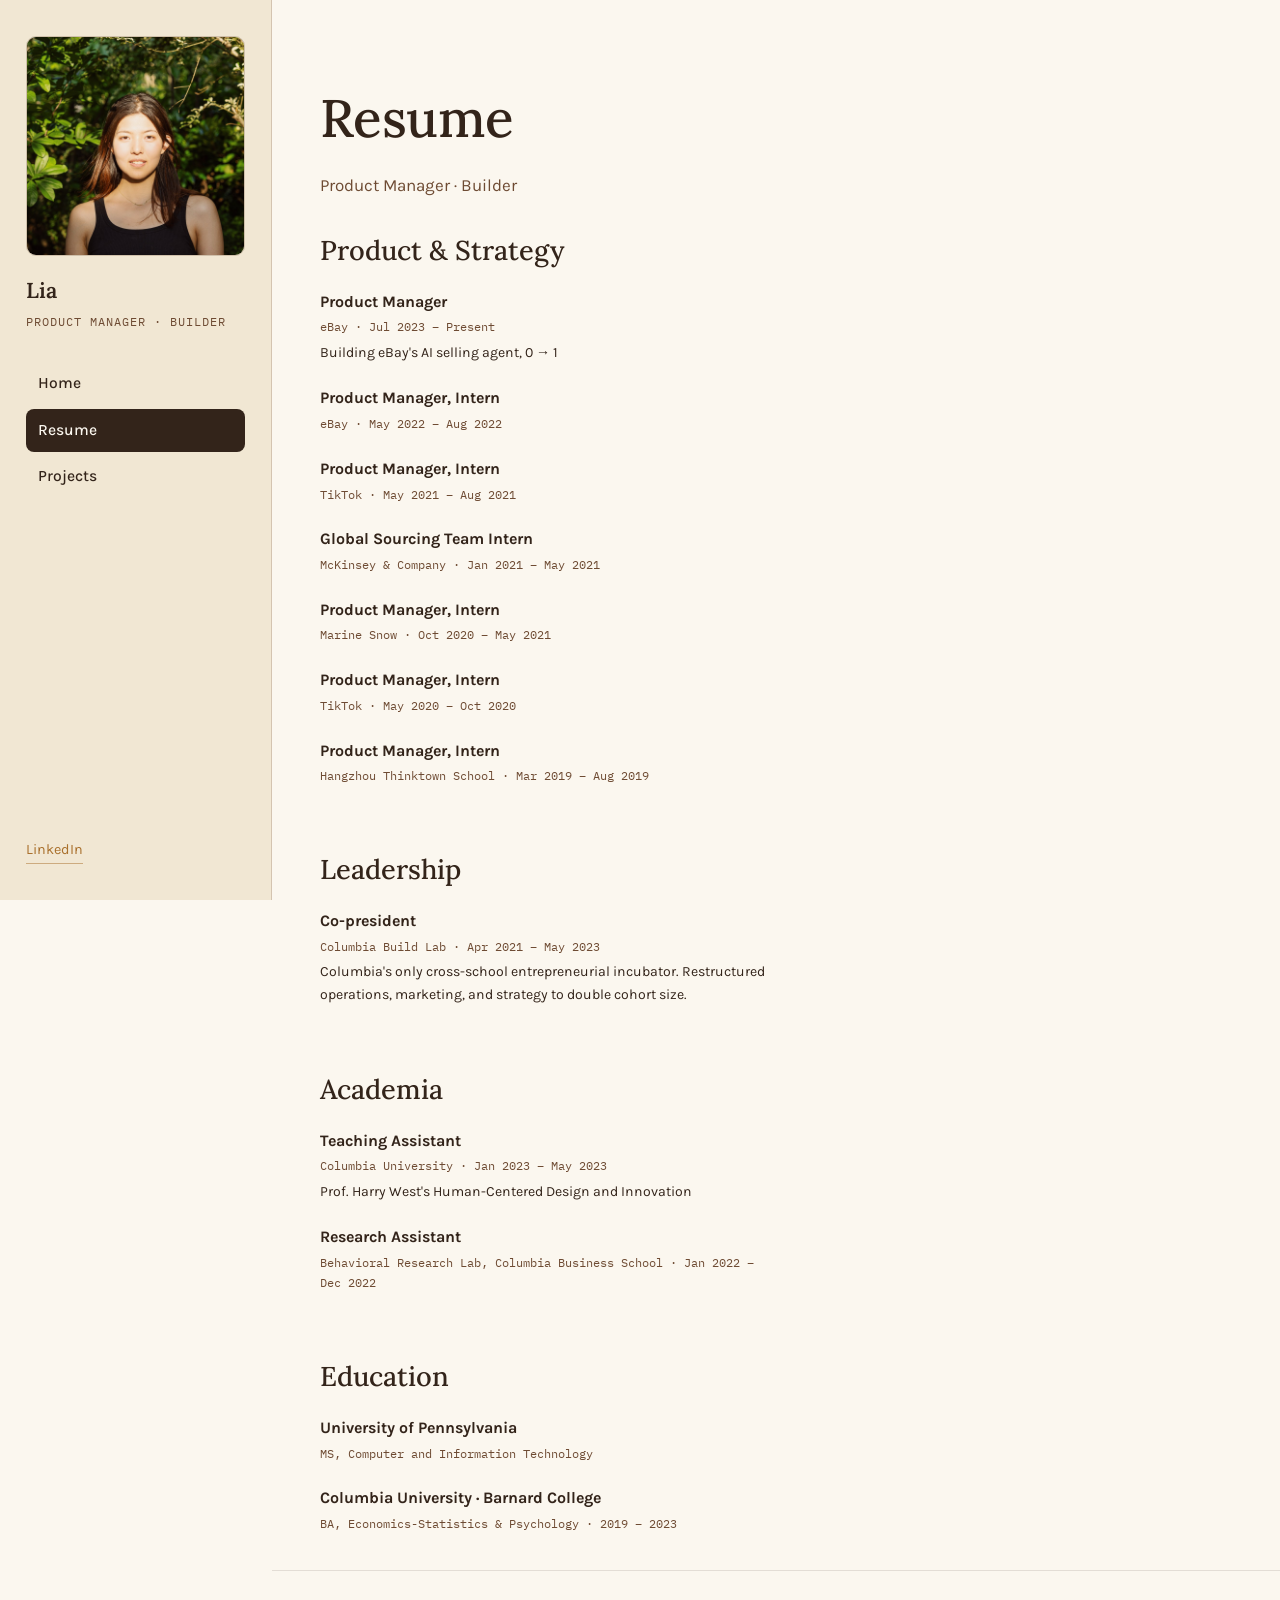
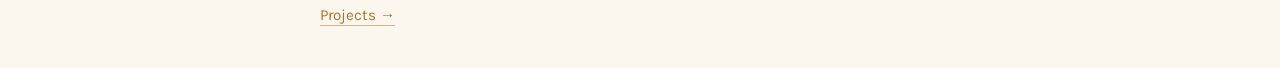
<file: resume.html>
<!DOCTYPE html>
<html lang="en">
<head>
  <meta charset="UTF-8" />
  <meta name="viewport" content="width=device-width, initial-scale=1.0" />
  <title>Resume · Lia</title>
  <meta name="description" content="Lia's resume — product, leadership, research, and education." />
  <link rel="preconnect" href="https://fonts.googleapis.com" />
  <link rel="preconnect" href="https://fonts.gstatic.com" crossorigin />
  <link href="https://fonts.googleapis.com/css2?family=Lora:ital,wght@0,400;0,500;0,600;1,400&family=Karla:wght@400;500;700&family=IBM+Plex+Mono:wght@400;500&display=swap" rel="stylesheet" />
  <link rel="stylesheet" href="styles.css" />
</head>
<body>

  <aside class="sidebar">
    <img class="photo" src="lia.jpg" alt="Lia" />
    <a class="wordmark" href="index.html">Lia</a>
    <p class="role-line">Product Manager · Builder</p>
    <nav class="side-nav" aria-label="Main">
      <a href="index.html">Home</a>
      <a href="resume.html" aria-current="page">Resume</a>
      <a href="index.html#work">Projects</a>
    </nav>
    <div class="side-contact">
      <a href="https://www.linkedin.com/in/lia-ma-147604194/" target="_blank" rel="noopener">LinkedIn</a>
    </div>
  </aside>

  <main>
    <div class="case-hero resume-hero">
      <h1>Resume</h1>
      <p class="lede" style="color: var(--cocoa);">Product Manager · Builder</p>
    </div>

    <section class="resume-section reveal">
      <h2 class="resume-title">Product &amp; Strategy</h2>

      <div class="resume-entry">
        <h3>Product Manager</h3>
        <p class="entry-meta">eBay · Jul 2023 – Present</p>
        <p class="entry-note">Building eBay's AI selling agent, 0 → 1</p>
      </div>

      <div class="resume-entry">
        <h3>Product Manager, Intern</h3>
        <p class="entry-meta">eBay · May 2022 – Aug 2022</p>
      </div>

      <div class="resume-entry">
        <h3>Product Manager, Intern</h3>
        <p class="entry-meta">TikTok · May 2021 – Aug 2021</p>
      </div>

      <div class="resume-entry">
        <h3>Global Sourcing Team Intern</h3>
        <p class="entry-meta">McKinsey &amp; Company · Jan 2021 – May 2021</p>
      </div>

      <div class="resume-entry">
        <h3>Product Manager, Intern</h3>
        <p class="entry-meta">Marine Snow · Oct 2020 – May 2021</p>
      </div>

      <div class="resume-entry">
        <h3>Product Manager, Intern</h3>
        <p class="entry-meta">TikTok · May 2020 – Oct 2020</p>
      </div>

      <div class="resume-entry">
        <h3>Product Manager, Intern</h3>
        <p class="entry-meta">Hangzhou Thinktown School · Mar 2019 – Aug 2019</p>
      </div>
    </section>

    <section class="resume-section reveal">
      <h2 class="resume-title">Leadership</h2>

      <div class="resume-entry">
        <h3>Co-president</h3>
        <p class="entry-meta">Columbia Build Lab · Apr 2021 – May 2023</p>
        <p class="entry-note">Columbia's only cross-school entrepreneurial incubator. Restructured operations, marketing, and strategy to double cohort size.</p>
      </div>
    </section>

    <section class="resume-section reveal">
      <h2 class="resume-title">Academia</h2>

      <div class="resume-entry">
        <h3>Teaching Assistant</h3>
        <p class="entry-meta">Columbia University · Jan 2023 – May 2023</p>
        <p class="entry-note">Prof. Harry West's Human-Centered Design and Innovation</p>
      </div>

      <div class="resume-entry">
        <h3>Research Assistant</h3>
        <p class="entry-meta">Behavioral Research Lab, Columbia Business School · Jan 2022 – Dec 2022</p>
      </div>
    </section>

    <section class="resume-section reveal">
      <h2 class="resume-title">Education</h2>

      <div class="resume-entry">
        <h3>University of Pennsylvania</h3>
        <p class="entry-meta">MS, Computer and Information Technology</p>
      </div>

      <div class="resume-entry">
        <h3>Columbia University · Barnard College</h3>
        <p class="entry-meta">BA, Economics-Statistics &amp; Psychology · 2019 – 2023</p>
      </div>
    </section>

    <footer class="site-footer">
      <div>
        <a href="index.html#work">Projects →</a>
      </div>
      </footer>
  </main>

  <script src="script.js"></script>
</body>
</html>
</file>
<file: styles.css>
/* ============================================================
   Lia — personal site (v2: sidebar structure, warm identity)
   Palette: warm paper, butter, cocoa, dark-chocolate ink, caramel
   Rule: caramel = clickable. Nothing else gets the accent.
   Type: Lora (display) · Karla (body) · IBM Plex Mono (labels)
   Signature: recipe-card project framing
   ============================================================ */

:root {
  --paper: #FBF7EF;
  --butter: #F1E7D3;
  --cocoa: #6E4B33;
  --ink: #33241A;
  --caramel: #A9702C;

  --font-display: "Lora", Georgia, serif;
  --font-body: "Karla", "Helvetica Neue", sans-serif;
  --font-mono: "IBM Plex Mono", ui-monospace, monospace;

  --measure: 62ch;
  --pad: clamp(1.25rem, 4vw, 3rem);
  --sidebar-w: 17rem;
}

* { box-sizing: border-box; }

html { scroll-behavior: smooth; }

body {
  margin: 0;
  background: var(--paper);
  color: var(--ink);
  font-family: var(--font-body);
  font-size: 1.0625rem;
  line-height: 1.65;
  -webkit-font-smoothing: antialiased;
  display: grid;
  grid-template-columns: var(--sidebar-w) minmax(0, 1fr);
  min-height: 100vh;
}

/* ---------- sidebar ---------- */

.sidebar {
  background: var(--butter);
  border-right: 1px solid rgba(110, 75, 51, 0.22);
  padding: 2.25rem 1.6rem;
  position: sticky;
  top: 0;
  height: 100vh;
  display: flex;
  flex-direction: column;
  gap: 1.4rem;
}

.sidebar .photo {
  width: 100%;
  aspect-ratio: 1 / 1;
  border-radius: 10px;
  border: 1px solid rgba(110, 75, 51, 0.25);
  object-fit: cover;
  display: block;
}

.photo-placeholder {
  width: 100%;
  aspect-ratio: 1 / 1;
  border-radius: 10px;
  border: 1px dashed rgba(110, 75, 51, 0.45);
  background:
    radial-gradient(ellipse at 30% 25%, rgba(169, 112, 44, 0.16), transparent 55%),
    radial-gradient(ellipse at 70% 75%, rgba(110, 75, 51, 0.14), transparent 55%),
    var(--paper);
  display: grid;
  place-items: center;
  font-family: var(--font-mono);
  font-size: 0.75rem;
  color: var(--cocoa);
  text-align: center;
  padding: 0.75rem;
}

.sidebar .wordmark {
  font-family: var(--font-display);
  font-weight: 600;
  font-size: 1.35rem;
  color: var(--ink);
  text-decoration: none;
  line-height: 1.2;
}

.sidebar .role-line {
  font-family: var(--font-mono);
  font-size: 0.72rem;
  text-transform: uppercase;
  letter-spacing: 0.09em;
  color: var(--cocoa);
  margin: -0.9rem 0 0;
  line-height: 1.7;
}

.side-nav {
  display: flex;
  flex-direction: column;
  gap: 0.2rem;
  margin-top: 0.5rem;
}

.side-nav a {
  font-family: var(--font-body);
  font-weight: 500;
  font-size: 0.98rem;
  color: var(--ink);
  text-decoration: none;
  padding: 0.55rem 0.8rem;
  border-radius: 8px;
}

.side-nav a:hover { background: rgba(110, 75, 51, 0.10); }

.side-nav a[aria-current="page"],
.side-nav a.active {
  background: var(--ink);
  color: var(--paper);
}

.sidebar .side-contact {
  margin-top: auto;
  font-size: 0.9rem;
  display: flex;
  flex-direction: column;
  gap: 0.4rem;
}

/* ---------- links: the accent rule ---------- */

a { color: var(--caramel); }

main a:not(.recipe-card):not(.card-cta) {
  color: var(--caramel);
  text-decoration: none;
  border-bottom: 1px solid rgba(169, 112, 44, 0.5);
  padding-bottom: 1px;
}

main a:not(.recipe-card):hover { border-bottom-color: var(--caramel); }

.side-contact a {
  color: var(--caramel);
  text-decoration: none;
  border-bottom: 1px solid rgba(169, 112, 44, 0.5);
  align-self: flex-start;
  padding-bottom: 1px;
}

a:focus-visible {
  outline: 2px solid var(--caramel);
  outline-offset: 3px;
  border-radius: 2px;
}

/* ---------- main column ---------- */

main { min-width: 0; }

.hero {
  padding: clamp(2.5rem, 5vw, 4rem) var(--pad) clamp(1.5rem, 3vw, 2.25rem);
  max-width: 56rem;
}

.eyebrow {
  font-family: var(--font-mono);
  font-size: 0.78rem;
  text-transform: uppercase;
  letter-spacing: 0.14em;
  color: var(--cocoa);
  margin: 0 0 1.25rem;
}

h1 {
  font-family: var(--font-display);
  font-weight: 500;
  font-size: clamp(2rem, 4.5vw, 3.3rem);
  line-height: 1.12;
  margin: 0 0 1.5rem;
  letter-spacing: -0.01em;
}

h1 em { font-style: italic; color: var(--cocoa); }

.hero h1 { font-size: clamp(2.4rem, 5vw, 3.9rem); }

.hero .lede,
.hero .reach-out {
  font-size: 1.05rem;
  color: var(--ink);
  max-width: 52ch;
  margin: 0 0 1.1rem;
}

/* ---------- sections ---------- */

section { padding: clamp(2.25rem, 5vw, 4rem) var(--pad); }

.section-label {
  font-family: var(--font-mono);
  font-size: 0.78rem;
  text-transform: uppercase;
  letter-spacing: 0.14em;
  color: var(--cocoa);
  margin: 0 0 2rem;
  display: flex;
  align-items: center;
  gap: 0.9rem;
}

h2 {
  font-family: var(--font-display);
  font-weight: 500;
  font-size: clamp(1.5rem, 3vw, 2.1rem);
  line-height: 1.2;
  margin: 0 0 1rem;
}

h3 {
  font-family: var(--font-display);
  font-weight: 600;
  font-size: 1.25rem;
  margin: 2.25rem 0 0.6rem;
}

p, li { max-width: var(--measure); }

.about p { font-size: 1.08rem; }

/* ---------- recipe cards (signature) ---------- */

.cards {
  display: grid;
  grid-template-columns: repeat(auto-fill, 10.5rem);
  gap: 1.5rem;
  max-width: 68rem;
}

.recipe-card {
  display: block;
  text-decoration: none;
  color: inherit;
  transition: transform 180ms ease;
}

.recipe-card:hover,
.recipe-card:focus-visible {
  transform: translateY(-3px);
}

.card-thumb {
  aspect-ratio: 1 / 1;
  border-radius: 8px;
  border: 1px dashed rgba(110, 75, 51, 0.45);
  background:
    radial-gradient(ellipse at 25% 30%, rgba(169, 112, 44, 0.16), transparent 55%),
    radial-gradient(ellipse at 75% 70%, rgba(110, 75, 51, 0.14), transparent 55%),
    var(--paper);
  display: grid;
  place-items: center;
  font-family: var(--font-mono);
  font-size: 0.78rem;
  color: var(--cocoa);
  text-align: center;
  padding: 0.75rem;
  margin-bottom: 0.7rem;
  border-style: solid;
}

.card-thumb img {
  width: 100%;
  height: 100%;
  object-fit: cover;
  border-radius: 8px;
  display: block;
}

.card-category {
  font-family: var(--font-mono);
  font-size: 0.72rem;
  text-transform: uppercase;
  letter-spacing: 0.12em;
  color: var(--cocoa);
  margin: 0 0 0.3rem;
}

.section-sub {
  color: var(--cocoa);
  font-size: 1.02rem;
  margin: -1.25rem 0 2rem;
  max-width: 52ch;
}

.recipe-card h3 { margin: 0; font-size: 1rem; }

.recipe-meta {
  border-top: 1px dashed rgba(110, 75, 51, 0.4);
  padding-top: 1rem;
  display: grid;
  gap: 0.35rem;
  font-family: var(--font-mono);
  font-size: 0.78rem;
  color: var(--cocoa);
}

.recipe-meta span b {
  font-weight: 500;
  color: var(--ink);
  text-transform: uppercase;
  letter-spacing: 0.08em;
  margin-right: 0.4rem;
}

.card-cta {
  display: inline-block;
  margin-top: 1.2rem;
  font-family: var(--font-mono);
  font-size: 0.8rem;
  text-transform: uppercase;
  letter-spacing: 0.08em;
  color: var(--caramel);
  border-bottom: 1px solid var(--caramel);
  padding-bottom: 2px;
}

/* ---------- case study layout ---------- */

.case-hero {
  padding: clamp(3rem, 7vw, 5.5rem) var(--pad) clamp(1.75rem, 4vw, 2.5rem);
}

.case-layout {
  padding: 0 var(--pad) clamp(3rem, 6vw, 4.5rem);
  max-width: 52rem;
}

.recipe-aside {
  align-self: start;
  position: sticky;
  top: 1.5rem;
  background: var(--butter);
  border: 1px solid rgba(110, 75, 51, 0.25);
  border-radius: 10px;
  padding: 1.5rem;
}

.recipe-aside h4 {
  font-family: var(--font-display);
  font-size: 1.05rem;
  margin: 0 0 1rem;
}

.recipe-aside dl { margin: 0; font-size: 0.9rem; }

.recipe-aside dt {
  font-family: var(--font-mono);
  font-size: 0.72rem;
  text-transform: uppercase;
  letter-spacing: 0.1em;
  color: var(--cocoa);
  margin-top: 1rem;
}

.recipe-aside dt:first-child { margin-top: 0; }

.recipe-aside dd { margin: 0.25rem 0 0; color: var(--ink); }

.back-link {
  display: inline-block;
  font-family: var(--font-mono);
  font-size: 0.8rem;
  text-transform: uppercase;
  letter-spacing: 0.08em;
  margin-bottom: 1.5rem;
}

/* ---------- resume (compact, scannable) ---------- */

.resume-hero { padding-bottom: 0.25rem; }
.resume-hero .lede { margin: 0; }

.resume-section {
  max-width: 46rem;
  padding-top: 1.9rem;
  padding-bottom: 0.9rem;
}

.resume-title {
  font-family: var(--font-display);
  font-weight: 500;
  font-size: clamp(1.35rem, 2.2vw, 1.7rem);
  margin: 0 0 1.4rem;
}

.resume-entry { margin: 0 0 1.35rem; }

.resume-entry h3 {
  font-family: var(--font-body);
  font-weight: 700;
  font-size: 1rem;
  margin: 0 0 0.15rem;
}

.resume-entry .entry-meta {
  font-family: var(--font-mono);
  font-size: 0.76rem;
  color: var(--cocoa);
  margin: 0 0 0.2rem;
}

.resume-entry .entry-note {
  margin: 0;
  color: var(--ink);
  font-size: 0.88rem;
}

/* ---------- images / placeholders ---------- */

figure { margin: 2.25rem 0; max-width: 100%; }

figure img {
  width: 100%;
  border-radius: 8px;
  border: 1px solid rgba(110, 75, 51, 0.2);
  display: block;
}

figcaption {
  font-family: var(--font-mono);
  font-size: 0.75rem;
  color: var(--cocoa);
  margin-top: 0.6rem;
}

.img-placeholder {
  aspect-ratio: 16 / 9;
  border-radius: 8px;
  border: 1px dashed rgba(110, 75, 51, 0.45);
  background:
    radial-gradient(ellipse at 25% 30%, rgba(169, 112, 44, 0.16), transparent 55%),
    radial-gradient(ellipse at 75% 70%, rgba(110, 75, 51, 0.14), transparent 55%),
    var(--butter);
  display: grid;
  place-items: center;
  font-family: var(--font-mono);
  font-size: 0.8rem;
  color: var(--cocoa);
  text-align: center;
  padding: 1rem;
}

/* ---------- writing / footer ---------- */

.writing-note {
  background: var(--butter);
  border-left: 3px solid var(--cocoa);
  padding: 1.4rem 1.6rem;
  border-radius: 0 8px 8px 0;
  max-width: 46rem;
}

.writing-note p { margin: 0 0 0.75rem; }
.writing-note p:last-child { margin: 0; }

.site-footer {
  border-top: 1px solid rgba(51, 36, 26, 0.12);
  padding: 2rem var(--pad) 2.5rem;
  display: flex;
  flex-wrap: wrap;
  gap: 1rem 2rem;
  justify-content: space-between;
  align-items: baseline;
  font-size: 0.95rem;
  color: var(--cocoa);
}

.site-footer a {
  color: var(--caramel);
  text-decoration: none;
  border-bottom: 1px solid rgba(169, 112, 44, 0.5);
  margin-right: 1.25rem;
}

/* ---------- reveal animation (respects reduced motion) ---------- */

.reveal {
  opacity: 0;
  transform: translateY(14px);
  transition: opacity 500ms ease, transform 500ms ease;
}

.reveal.visible { opacity: 1; transform: none; }

@media (prefers-reduced-motion: reduce) {
  html { scroll-behavior: auto; }
  .reveal { opacity: 1; transform: none; transition: none; }
  .recipe-card { transition: none; }
}

/* ---------- status pill ---------- */

.pill {
  display: inline-block;
  font-family: var(--font-mono);
  font-size: 0.72rem;
  text-transform: uppercase;
  letter-spacing: 0.08em;
  padding: 0.25rem 0.7rem;
  border-radius: 999px;
  border: 1px solid var(--cocoa);
  color: var(--cocoa);
  margin-bottom: 1rem;
}

/* ---------- mobile: sidebar becomes top block ---------- */

@media (max-width: 52rem) {
  body { grid-template-columns: 1fr; }

  .sidebar {
    position: static;
    height: auto;
    flex-direction: row;
    flex-wrap: wrap;
    align-items: center;
    gap: 0.9rem 1.1rem;
    padding: 1.25rem var(--pad);
    border-right: none;
    border-bottom: 1px solid rgba(110, 75, 51, 0.22);
  }

  .sidebar .photo,
  .photo-placeholder {
    width: 3.25rem;
    aspect-ratio: 1 / 1;
    font-size: 0;
    padding: 0;
  }

  .sidebar .role-line { display: none; }

  .side-nav {
    flex-direction: row;
    flex-wrap: wrap;
    width: 100%;
    margin-top: 0;
    gap: 0.15rem;
  }

  .side-nav a { padding: 0.4rem 0.7rem; font-size: 0.92rem; }

  .sidebar .side-contact { display: none; }
}
</file>
